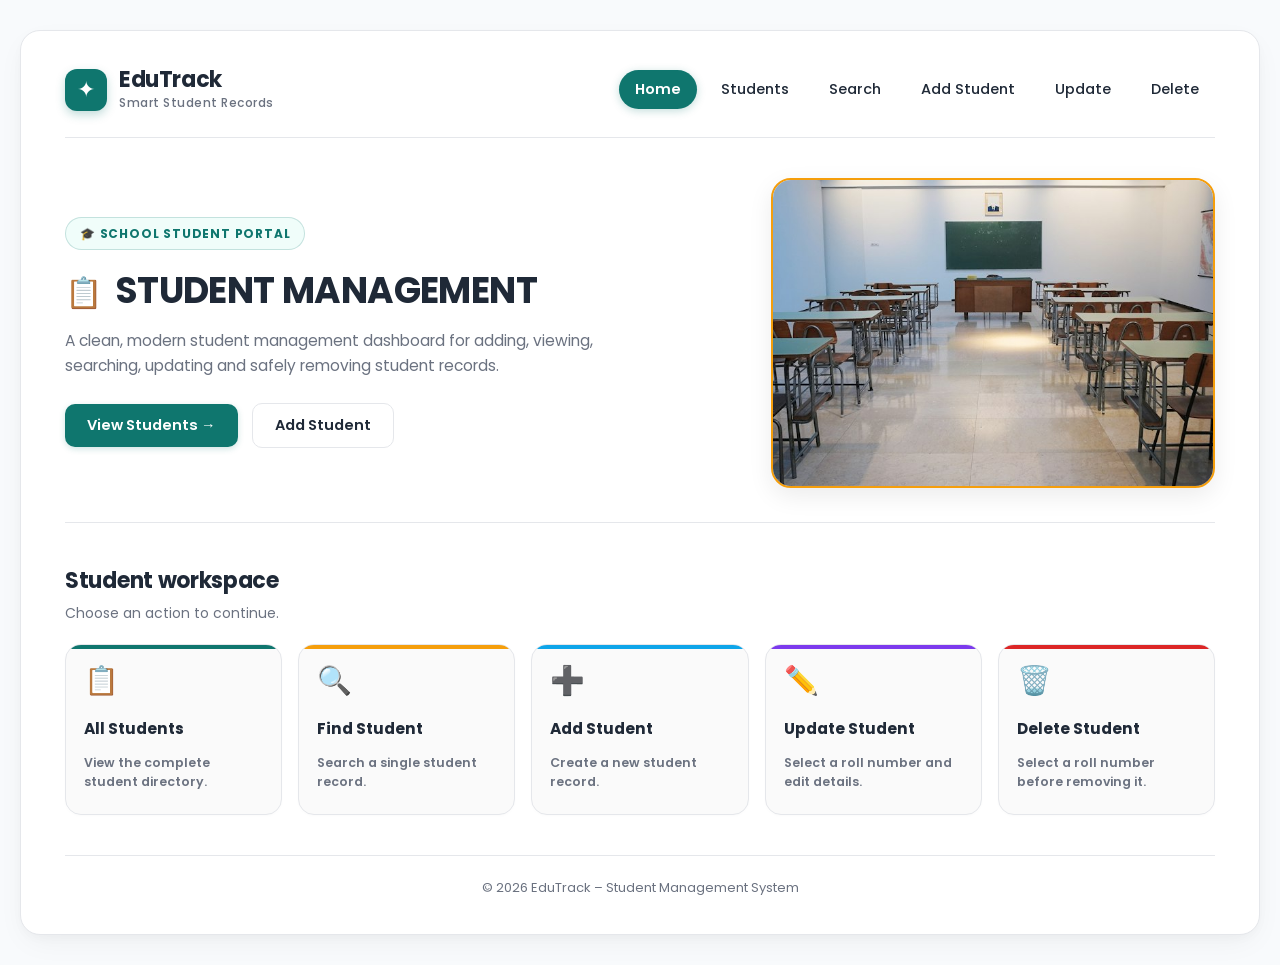
<file: Student_Management_System/public/index.html>
<!DOCTYPE html>
<html lang="en">

<head>
    <meta charset="UTF-8">
    <meta name="viewport" content="width=device-width, initial-scale=1.0">
    <title>Student Management - EduTrack</title>
    <!-- Google Font: Poppins -->
    <link rel="preconnect" href="https://fonts.googleapis.com">
    <link rel="preconnect" href="https://fonts.gstatic.com" crossorigin>
    <link href="https://fonts.googleapis.com/css2?family=Poppins:wght@300;400;500;600;700&display=swap" rel="stylesheet">
    <!-- Shared Stylesheet -->
    <link rel="stylesheet" href="style.css">
</head>

<body>

<div class="app-container">

    <!-- Top Navbar Header -->
    <header class="site-header">
        <div class="brand-container">
            <div class="brand-logo-badge">✦</div>
            <div class="brand-text-wrap">
                <span class="brand-title">EduTrack</span>
                <span class="brand-tagline">Smart Student Records</span>
            </div>
        </div>

        <nav class="main-nav">
            <a href="index.html" class="nav-link active">Home</a>
            <a href="list.html" class="nav-link">Students</a>
            <a href="listOne.html" class="nav-link">Search</a>
            <a href="insert.html" class="nav-link">Add Student</a>
            <a href="update.html" class="nav-link">Update</a>
            <a href="delete.html" class="nav-link">Delete</a>
        </nav>
    </header>

    <!-- Two-Column Hero Section -->
    <section class="hero-section">
        <div class="hero-content">
            <div class="hero-badge">🎓 SCHOOL STUDENT PORTAL</div>
            <h1 class="hero-title"><span class="heading-icon">📋</span> STUDENT MANAGEMENT</h1>
            <p class="hero-subtitle">A clean, modern student management dashboard for adding, viewing, searching, updating and safely removing student records.</p>
            <div class="hero-cta">
                <button class="btn" onclick="location.href='list.html'">View Students →</button>
                <button class="btn btn-outline" onclick="location.href='insert.html'">Add Student</button>
            </div>
        </div>

        <div class="hero-image-wrap">
            <img src="images/home.jpg" alt="Students in Classroom" class="hero-image">
        </div>
    </section>

    <!-- Student Workspace Section -->
    <section class="workspace-section">
        <div class="section-header">
            <h2 class="section-title">Student workspace</h2>
            <p class="section-subtitle">Choose an action to continue.</p>
        </div>

        <div class="workspace-grid">
            <button class="workspace-card card-teal" onclick="location.href='list.html'">
                <div class="card-icon">📋</div>
                <div class="card-title">All Students</div>
                <div class="card-desc">View the complete student directory.</div>
            </button>

            <button class="workspace-card card-amber" onclick="location.href='listOne.html'">
                <div class="card-icon">🔍</div>
                <div class="card-title">Find Student</div>
                <div class="card-desc">Search a single student record.</div>
            </button>

            <button class="workspace-card card-blue" onclick="location.href='insert.html'">
                <div class="card-icon">➕</div>
                <div class="card-title">Add Student</div>
                <div class="card-desc">Create a new student record.</div>
            </button>

            <button class="workspace-card card-purple" onclick="location.href='update.html'">
                <div class="card-icon">✏️</div>
                <div class="card-title">Update Student</div>
                <div class="card-desc">Select a roll number and edit details.</div>
            </button>

            <button class="workspace-card card-red" onclick="location.href='delete.html'">
                <div class="card-icon">🗑️</div>
                <div class="card-title">Delete Student</div>
                <div class="card-desc">Select a roll number before removing it.</div>
            </button>
        </div>
    </section>

    <!-- Footer -->
    <footer class="site-footer">
        <p>© 2026 EduTrack – Student Management System</p>
    </footer>

</div>

</body>

</html>
</file>
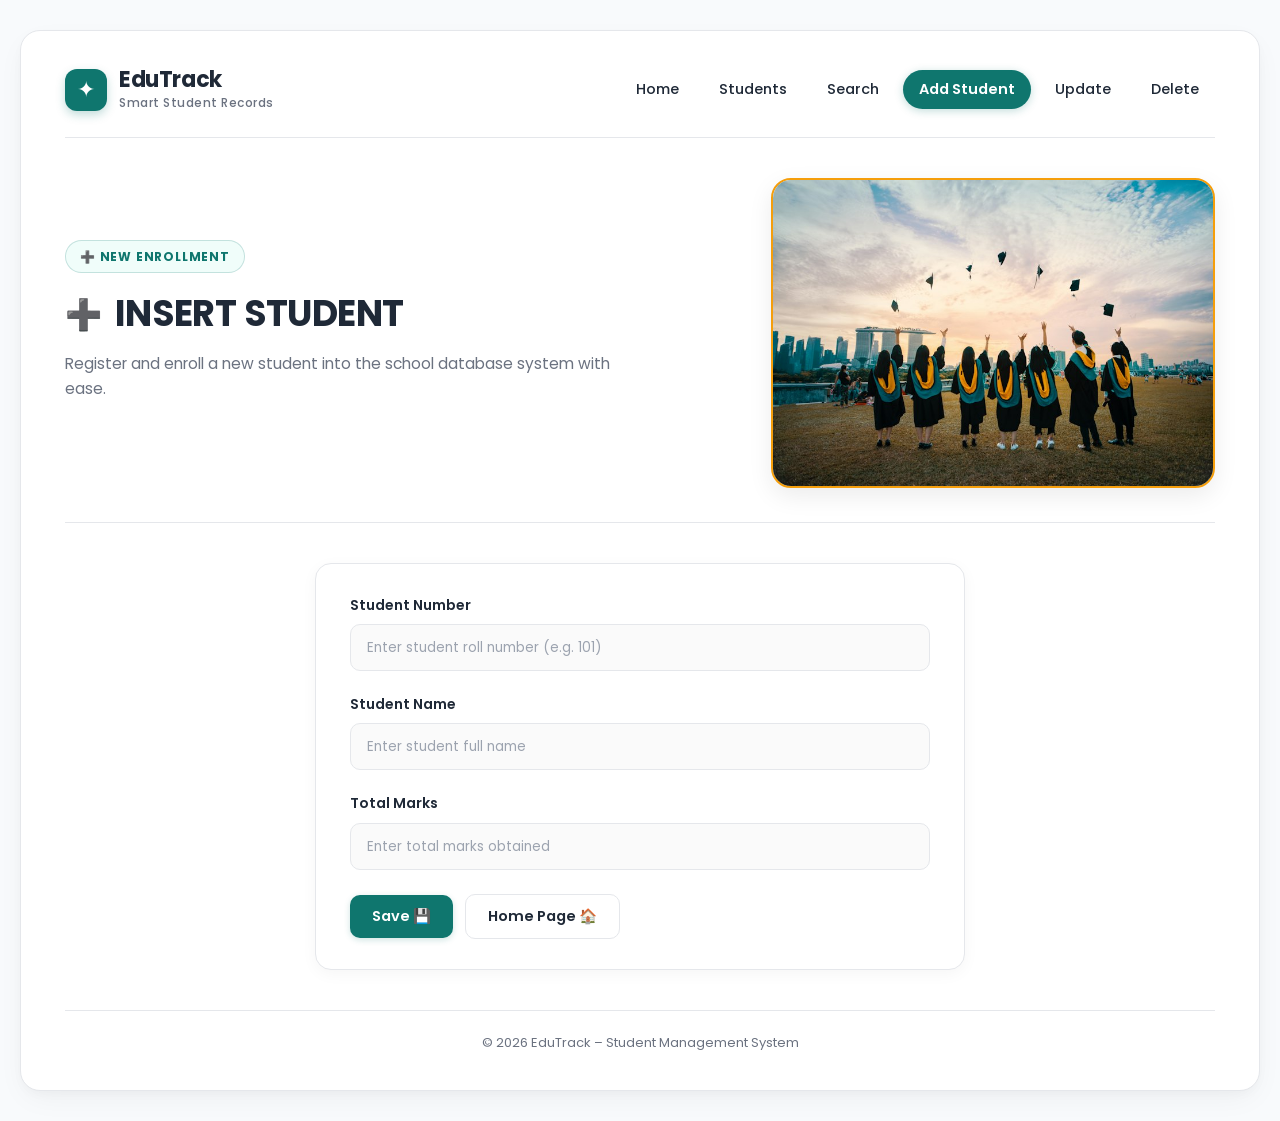
<file: Student_Management_System/public/insert.html>
<!--To insert student data-->
<!DOCTYPE html>
<html lang="en">
<head>
    <meta charset="UTF-8">
    <meta name="viewport" content="width=device-width, initial-scale=1.0">
    <title>Insert Student - EduTrack</title>
    <!-- Google Font: Poppins -->
    <link rel="preconnect" href="https://fonts.googleapis.com">
    <link rel="preconnect" href="https://fonts.gstatic.com" crossorigin>
    <link href="https://fonts.googleapis.com/css2?family=Poppins:wght@300;400;500;600;700&display=swap" rel="stylesheet">
    <!-- Shared Stylesheet -->
    <link rel="stylesheet" href="style.css">
</head>
<body>

<div class="app-container">

    <!-- Top Navbar Header -->
    <header class="site-header">
        <div class="brand-container">
            <div class="brand-logo-badge">✦</div>
            <div class="brand-text-wrap">
                <span class="brand-title">EduTrack</span>
                <span class="brand-tagline">Smart Student Records</span>
            </div>
        </div>

        <nav class="main-nav">
            <a href="index.html" class="nav-link">Home</a>
            <a href="list.html" class="nav-link">Students</a>
            <a href="listOne.html" class="nav-link">Search</a>
            <a href="insert.html" class="nav-link active">Add Student</a>
            <a href="update.html" class="nav-link">Update</a>
            <a href="delete.html" class="nav-link">Delete</a>
        </nav>
    </header>

    <!-- Two-Column Hero Section -->
    <section class="hero-section">
        <div class="hero-content">
            <div class="hero-badge">➕ NEW ENROLLMENT</div>
            <h1 class="hero-title"><span class="heading-icon">➕</span> INSERT STUDENT</h1>
            <p class="hero-subtitle">Register and enroll a new student into the school database system with ease.</p>
        </div>

        <div class="hero-image-wrap">
            <img src="images/insert.jpg" alt="Student registration and admission" class="hero-image">
        </div>
    </section>

    <!-- Form Card -->
    <div class="form-card">
        <div class="form-group">
            <label for="sno" class="form-label">Student Number</label>
            <input type="number" id="sno" placeholder="Enter student roll number (e.g. 101)" required>
        </div>

        <div class="form-group">
            <label for="name" class="form-label">Student Name</label>
            <input type="text" id="name" placeholder="Enter student full name" required>
        </div>

        <div class="form-group">
            <label for="total" class="form-label">Total Marks</label>
            <input type="number" id="total" placeholder="Enter total marks obtained" required>
        </div>

        <div class="button-group">
            <button class="btn" onclick="saveStudent()">Save 💾</button>
            <button class="btn btn-outline" onclick="location.href='index.html'">Home Page 🏠</button>
        </div>
    </div>

    <!-- Footer -->
    <footer class="site-footer">
        <p>© 2026 EduTrack – Student Management System</p>
    </footer>

</div>

<script>
function saveStudent()
{
let sno=document.getElementById("sno").value;
let name=document.getElementById("name").value;
let total=document.getElementById("total").value;

if (!sno || !name || !total) {
    alert("Please fill in all fields");
    return;
}

fetch("/students",{
method:"POST",
headers:{
"Content-Type":"application/json"
},
body:JSON.stringify({
sno:sno,
name:name,
total:total
})
})
.then(response=>response.text())
.then(message=>{
alert(message);
location.href="index.html";
});

}

</script>
</body>
</html>
</file>
<file: Student_Management_System/public/style.css>
/* ==========================================================================
   EduTrack - Shared Modern Stylesheet
   Smart Student Records Management System
   ========================================================================== */

/* 1. CSS VARIABLES & THEME TOKENS */
:root {
    --primary: #0F766E;
    --primary-dark: #115E59;
    --primary-light: #F0FDFA;
    --accent: #F59E0B;
    --accent-light: #FEF3C7;
    --page-bg: #F8FAFC;
    --card-bg: #FFFFFF;
    --text: #1F2937;
    --muted-text: #6B7280;
    --border: #E5E7EB;
    --border-dark: #CBD5E1;
    --danger: #DC2626;
    --danger-dark: #B91C1C;
    --radius-card: 20px;
    --radius-control: 10px;
    --radius-pill: 9999px;
    --shadow-card: 0 10px 30px -5px rgba(0, 0, 0, 0.05), 0 4px 12px -2px rgba(0, 0, 0, 0.03);
    --shadow-soft: 0 8px 24px rgba(0, 0, 0, 0.08);
    --shadow-hover: 0 12px 28px rgba(15, 118, 110, 0.2);
    --transition: all 0.25s cubic-bezier(0.4, 0, 0.2, 1);
}

/* 2. BASE & RESET */
*, *::before, *::after {
    box-sizing: border-box;
    margin: 0;
    padding: 0;
}

body {
    font-family: 'Poppins', -apple-system, BlinkMacSystemFont, "Segoe UI", Roboto, sans-serif;
    background-color: var(--page-bg);
    color: var(--text);
    line-height: 1.6;
    min-height: 100vh;
    padding: 30px 20px;
    display: flex;
    justify-content: center;
    align-items: flex-start;
}

hr {
    display: none;
}

/* 3. ENLARGED MAIN CARD CONTAINER */
.app-container {
    background-color: var(--card-bg);
    max-width: 1240px;
    width: 100%;
    margin: 0 auto;
    border-radius: var(--radius-card);
    box-shadow: var(--shadow-card);
    padding: 36px 44px;
    border: 1px solid var(--border);
    position: relative;
    overflow: hidden;
}

/* 4. TOP NAVBAR HEADER */
.site-header {
    display: flex;
    justify-content: space-between;
    align-items: center;
    padding-bottom: 24px;
    margin-bottom: 30px;
    border-bottom: 1px solid var(--border);
    flex-wrap: wrap;
    gap: 18px;
}

.brand-container {
    display: flex;
    align-items: center;
    gap: 12px;
    text-decoration: none;
}

.brand-logo-badge {
    width: 42px;
    height: 42px;
    background-color: var(--primary);
    color: #FFFFFF;
    border-radius: 12px;
    display: flex;
    align-items: center;
    justify-content: center;
    font-size: 22px;
    box-shadow: 0 4px 10px rgba(15, 118, 110, 0.25);
    flex-shrink: 0;
}

.brand-text-wrap {
    display: flex;
    flex-direction: column;
}

.brand-title {
    font-size: 22px;
    font-weight: 700;
    color: var(--text);
    letter-spacing: -0.4px;
    line-height: 1.2;
}

.brand-tagline {
    font-size: 12px;
    font-weight: 500;
    color: var(--muted-text);
    letter-spacing: 0.5px;
}

/* Main Navigation Links */
.main-nav {
    display: flex;
    align-items: center;
    gap: 8px;
    flex-wrap: wrap;
}

.main-nav .nav-link {
    color: var(--text);
    text-decoration: none;
    font-size: 14.5px;
    font-weight: 500;
    padding: 8px 16px;
    border-radius: var(--radius-pill);
    transition: var(--transition);
    white-space: nowrap;
}

.main-nav .nav-link:hover {
    background-color: var(--accent-light);
    color: #B45309;
}

.main-nav .nav-link.active {
    background-color: var(--primary);
    color: #FFFFFF;
    font-weight: 600;
    box-shadow: 0 2px 8px rgba(15, 118, 110, 0.25);
}

/* 5. HERO SECTION (TWO-COLUMN LAYOUT) */
.hero-section {
    display: grid;
    grid-template-columns: 1.2fr 0.8fr;
    gap: 40px;
    align-items: center;
    margin-bottom: 40px;
    padding: 10px 0 34px;
    border-bottom: 1px solid var(--border);
}

.hero-content {
    display: flex;
    flex-direction: column;
    align-items: flex-start;
    text-align: left;
}

.hero-badge {
    display: inline-flex;
    align-items: center;
    gap: 6px;
    padding: 6px 14px;
    background-color: var(--primary-light);
    color: var(--primary);
    border-radius: var(--radius-pill);
    font-size: 12px;
    font-weight: 700;
    letter-spacing: 0.8px;
    text-transform: uppercase;
    margin-bottom: 18px;
    border: 1px solid rgba(15, 118, 110, 0.2);
}

h1.hero-title,
.hero-title {
    color: var(--text);
    font-size: 36px;
    font-weight: 700;
    line-height: 1.25;
    letter-spacing: -0.6px;
    margin: 0 0 16px 0;
    text-align: left;
    padding-bottom: 0;
}

h1.hero-title::after,
.hero-title::after {
    display: none;
}

.heading-icon {
    margin-right: 6px;
    font-size: 30px;
    vertical-align: middle;
}

.hero-subtitle {
    font-size: 15.5px;
    color: var(--muted-text);
    line-height: 1.6;
    margin-bottom: 24px;
    max-width: 580px;
}

.hero-cta {
    display: flex;
    align-items: center;
    gap: 14px;
    flex-wrap: wrap;
}

.hero-image-wrap {
    width: 100%;
    height: 310px;
    border-radius: 20px;
    overflow: hidden;
    box-shadow: var(--shadow-soft);
    border: 2px solid var(--accent);
}

.hero-image {
    width: 100%;
    height: 100%;
    object-fit: cover;
    object-position: center 25%;
    display: block;
    transition: transform 0.4s ease;
}

.hero-image-wrap:hover .hero-image {
    transform: scale(1.03);
}

/* 6. STUDENT WORKSPACE SECTION */
.workspace-section {
    margin-top: 10px;
    margin-bottom: 20px;
}

.section-header {
    margin-bottom: 20px;
    text-align: left;
}

.section-title {
    font-size: 22px;
    font-weight: 700;
    color: var(--text);
    letter-spacing: -0.3px;
    margin-bottom: 4px;
}

.section-subtitle {
    font-size: 14px;
    color: var(--muted-text);
    margin: 0;
}

.workspace-grid {
    display: grid;
    grid-template-columns: repeat(5, 1fr);
    gap: 16px;
}

.workspace-card {
    background: #FAFAFA;
    border: 1px solid var(--border);
    border-radius: 16px;
    padding: 22px 18px;
    text-align: left;
    cursor: pointer;
    transition: var(--transition);
    display: flex;
    flex-direction: column;
    align-items: flex-start;
    text-decoration: none;
    color: inherit;
    width: 100%;
    position: relative;
    overflow: hidden;
    font-family: inherit;
    box-shadow: 0 1px 3px rgba(0, 0, 0, 0.02);
}

.workspace-card::before {
    content: "";
    position: absolute;
    top: 0;
    left: 0;
    right: 0;
    height: 4px;
    transition: height 0.2s ease;
}

.workspace-card.card-teal::before { background: #0F766E; }
.workspace-card.card-amber::before { background: #F59E0B; }
.workspace-card.card-blue::before { background: #0EA5E9; }
.workspace-card.card-purple::before { background: #7C3AED; }
.workspace-card.card-red::before { background: #DC2626; }

.workspace-card:hover {
    transform: translateY(-4px);
    background: #FFFFFF;
    box-shadow: 0 10px 24px rgba(0, 0, 0, 0.08);
    border-color: #CBD5E1;
}

.workspace-card:hover::before {
    height: 6px;
}

.card-icon {
    font-size: 28px;
    line-height: 1;
    margin-bottom: 14px;
}

.card-title {
    font-size: 15.5px;
    font-weight: 700;
    color: var(--text);
    margin-bottom: 6px;
}

.card-desc {
    font-size: 12.5px;
    color: var(--muted-text);
    line-height: 1.5;
}

/* 7. BUTTONS */
button, .btn {
    background-color: var(--primary);
    color: #FFFFFF;
    border: none;
    border-radius: var(--radius-control);
    padding: 11px 22px;
    font-size: 14.5px;
    font-weight: 600;
    font-family: inherit;
    cursor: pointer;
    transition: var(--transition);
    box-shadow: 0 2px 6px rgba(15, 118, 110, 0.2);
    display: inline-flex;
    align-items: center;
    justify-content: center;
    gap: 8px;
    text-decoration: none;
}

button:hover, .btn:hover {
    background-color: var(--primary-dark);
    transform: translateY(-2px);
    box-shadow: var(--shadow-hover);
}

button:active, .btn:active {
    transform: translateY(0);
}

.btn-outline {
    background-color: transparent !important;
    color: var(--text) !important;
    border: 1px solid var(--border) !important;
    box-shadow: none !important;
}

.btn-outline:hover {
    border-color: var(--primary) !important;
    color: var(--primary) !important;
    background-color: var(--primary-light) !important;
}

button.btn-danger, .btn-danger {
    background-color: var(--danger) !important;
    box-shadow: 0 2px 6px rgba(220, 38, 38, 0.25) !important;
}

button.btn-danger:hover, .btn-danger:hover {
    background-color: var(--danger-dark) !important;
    box-shadow: 0 6px 16px rgba(220, 38, 38, 0.35) !important;
}

button.btn-secondary, .btn-secondary {
    background-color: #4B5563 !important;
    box-shadow: 0 2px 5px rgba(75, 85, 99, 0.2) !important;
}

button.btn-secondary:hover, .btn-secondary:hover {
    background-color: #374151 !important;
}

.button-group {
    display: flex;
    flex-wrap: wrap;
    gap: 12px;
    align-items: center;
    margin-top: 24px;
}

/* 8. FORMS, INPUTS & SELECTS */
.form-card {
    max-width: 650px;
    margin: 20px auto 30px;
    background: #FFFFFF;
    padding: 30px 34px;
    border-radius: 16px;
    border: 1px solid var(--border);
    box-shadow: 0 4px 16px rgba(0, 0, 0, 0.04);
}

.form-group {
    margin-bottom: 22px;
    text-align: left;
}

.form-label, label {
    display: block;
    font-size: 14px;
    font-weight: 600;
    color: var(--text);
    margin-bottom: 8px;
}

input[type="text"],
input[type="number"],
select {
    width: 100%;
    padding: 12px 16px;
    border: 1px solid var(--border);
    border-radius: var(--radius-control);
    font-size: 14.5px;
    font-family: inherit;
    color: var(--text);
    background-color: #FAFAFA;
    transition: var(--transition);
    box-sizing: border-box;
    outline: none;
    appearance: none;
    -webkit-appearance: none;
    -moz-appearance: none;
}

select {
    background-image: url("data:image/svg+xml,%3Csvg xmlns='http://www.w3.org/2000/svg' width='16' height='16' viewBox='0 0 24 24' fill='none' stroke='%230F766E' stroke-width='2' stroke-linecap='round' stroke-linejoin='round'%3E%3Cpolyline points='6 9 12 15 18 9'%3E%3C/polyline%3E%3C/svg%3E");
    background-repeat: no-repeat;
    background-position: right 16px center;
    background-size: 16px;
    padding-right: 42px;
    cursor: pointer;
}

input[type="text"]:focus,
input[type="number"]:focus,
select:focus {
    border-color: var(--primary);
    box-shadow: 0 0 0 3px rgba(15, 118, 110, 0.18);
    background-color: #FFFFFF;
}

input::placeholder {
    color: #9CA3AF;
    font-size: 13.5px;
}

.form-hint {
    font-size: 12.5px;
    color: var(--muted-text);
    margin-top: 6px;
}

/* 9. TABLE STYLES (list.html & listOne.html) */
.table-container {
    width: 100%;
    overflow-x: auto;
    border-radius: 14px;
    border: 1px solid var(--border);
    margin: 24px 0;
    box-shadow: var(--shadow-card);
    background-color: #FFFFFF;
}

table {
    width: 100%;
    border-collapse: collapse;
    font-size: 14.5px;
    text-align: left;
    background: #FFFFFF;
    border: none !important;
}

table th {
    background-color: var(--primary);
    color: #FFFFFF;
    padding: 16px 20px;
    font-weight: 600;
    letter-spacing: 0.3px;
    border: none;
    white-space: nowrap;
}

table th:first-child {
    border-top-left-radius: 13px;
}

table th:last-child {
    border-top-right-radius: 13px;
}

table td {
    padding: 15px 20px;
    border-bottom: 1px solid var(--border);
    color: var(--text);
    transition: background-color 0.15s ease;
}

table tr:last-child td {
    border-bottom: none;
}

table tr:nth-child(even) td {
    background-color: var(--primary-light);
}

table tr:hover td {
    background-color: var(--accent-light);
}

.table-toolbar {
    display: flex;
    justify-content: flex-start;
    align-items: center;
    flex-wrap: wrap;
    gap: 12px;
    margin-bottom: 16px;
}

/* 10. FOOTER */
.site-footer {
    margin-top: 40px;
    padding-top: 22px;
    border-top: 1px solid var(--border);
    text-align: center;
}

.site-footer p {
    font-size: 13px;
    color: var(--muted-text);
    font-weight: 400;
    margin: 0;
}

/* 11. RESPONSIVE DESIGN */
@media (max-width: 1100px) {
    .workspace-grid {
        grid-template-columns: repeat(3, 1fr);
    }
}

@media (max-width: 860px) {
    body {
        padding: 16px 10px;
    }

    .app-container {
        padding: 24px 20px;
        border-radius: 16px;
    }

    .hero-section {
        grid-template-columns: 1fr;
        gap: 28px;
    }

    .hero-image-wrap {
        height: 250px;
    }

    .workspace-grid {
        grid-template-columns: repeat(2, 1fr);
    }

    .site-header {
        flex-direction: column;
        align-items: flex-start;
    }

    .main-nav {
        width: 100%;
    }
}

@media (max-width: 580px) {
    .workspace-grid {
        grid-template-columns: 1fr;
    }

    h1.hero-title,
    .hero-title {
        font-size: 26px;
    }

    .button-group {
        flex-direction: column;
        width: 100%;
    }

    .button-group button,
    .button-group .btn {
        width: 100%;
    }
}
</file>
